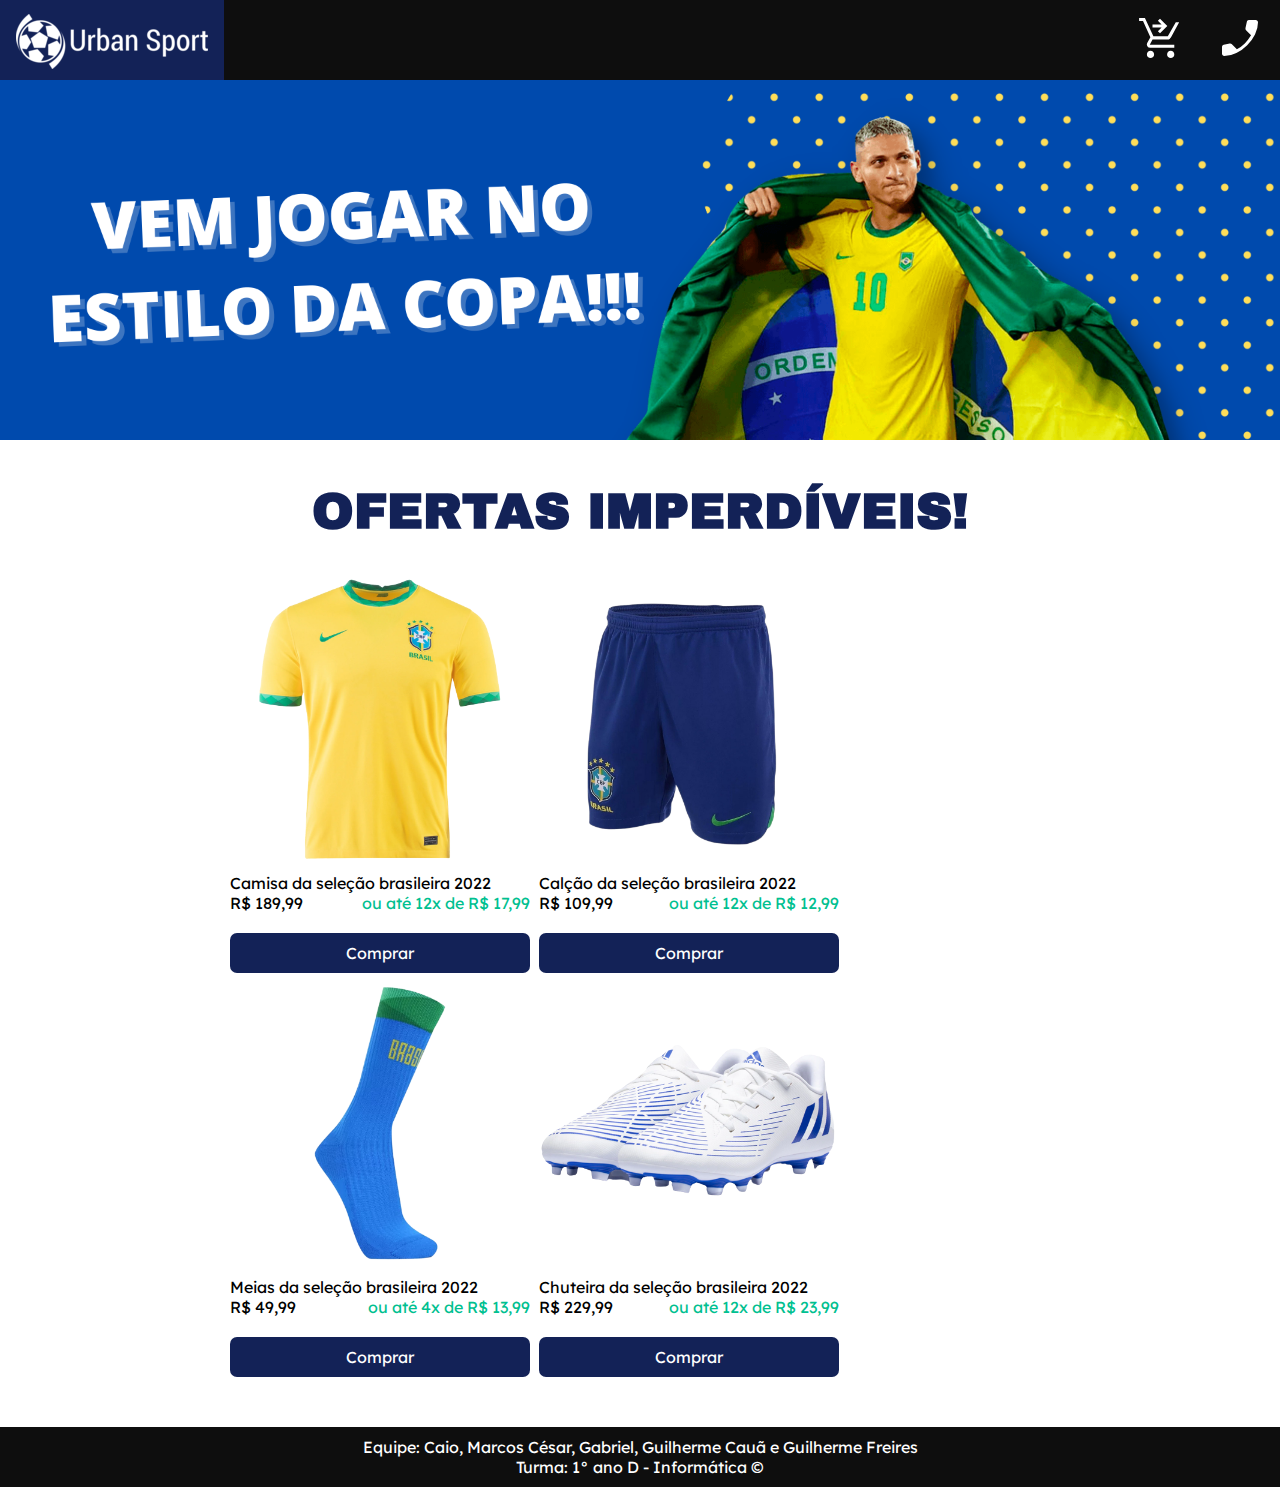
<file: index.html>
<!DOCTYPE html>
<html lang="en">

<head>
    <meta charset="UTF-8">
    <meta http-equiv="X-UA-Compatible" content="IE=edge">
    <meta name="viewport" content="width=device-width, initial-scale=1.0">
    <link rel="stylesheet" href="css/style.css">
    <link rel="icon" href="img/logo-tab.png">
    <title>Urban Sport | Loja de Esportes</title>
</head>

<body>
    <div class="cabecalho">
        <ul>
            <li style="float: left;"><a href="#"><img src="img/logo.png"></a></li>
            <li><a href="contato.html"><img src="img/icons/phone.svg"></a></li>
            <li><a href="carrinho.html"><img src="img/icons/shopping_cart.svg"></a></li>
        </ul>
    </div>

    <div class="corpo-1">
        <a href="#ofertas">
            <img src="img/banners/banner1.png">
        </a>
    </div>

    <div class="corpo-2">
        <h1 id="ofertas">OFERTAS IMPERDÍVEIS!</h1>
        <ul class="lista">
            <li>
                <img src="img/produtos/camisa.png">
                <p>Camisa da seleção brasileira 2022</p>
                <p class="preco">R$ 189,99 <span class="parcela">ou até 12x de R$ 17,99</span></p>
                <a href="carrinho.html" class="compra">Comprar</a>
            </li>
            <li>
                <img src="img/produtos/calção.png">
                <p>Calção da seleção brasileira 2022</p>
                <p class="preco">R$ 109,99 <span class="parcela">ou até 12x de R$ 12,99</span></p>
                <a href="carrinho.html" class="compra">Comprar</a>
            </li>
            <li>
                <img src="img/produtos/meias.png">
                <p>Meias da seleção brasileira 2022</p>
                <p class="preco">R$ 49,99 <span class="parcela">ou até 4x de R$ 13,99</span></p>
                <a href="carrinho.html" class="compra">Comprar</a>
            </li>
            <li>
                <img src="img/produtos/chuteira.png">
                <p>Chuteira da seleção brasileira 2022</p>
                <p class="preco">R$ 229,99 <span class="parcela">ou até 12x de R$ 23,99</span></p>
                <a href="carrinho.html" class="compra">Comprar</a>
            </li>
        </ul>
    </div>

    <div class="rodape">
        <p>Equipe: Caio, Marcos César, Gabriel, Guilherme Cauã e Guilherme Freires</p>
        <p>Turma: 1° ano D - Informática &copy;</p>
    </div>
</body>

</html>
</file>
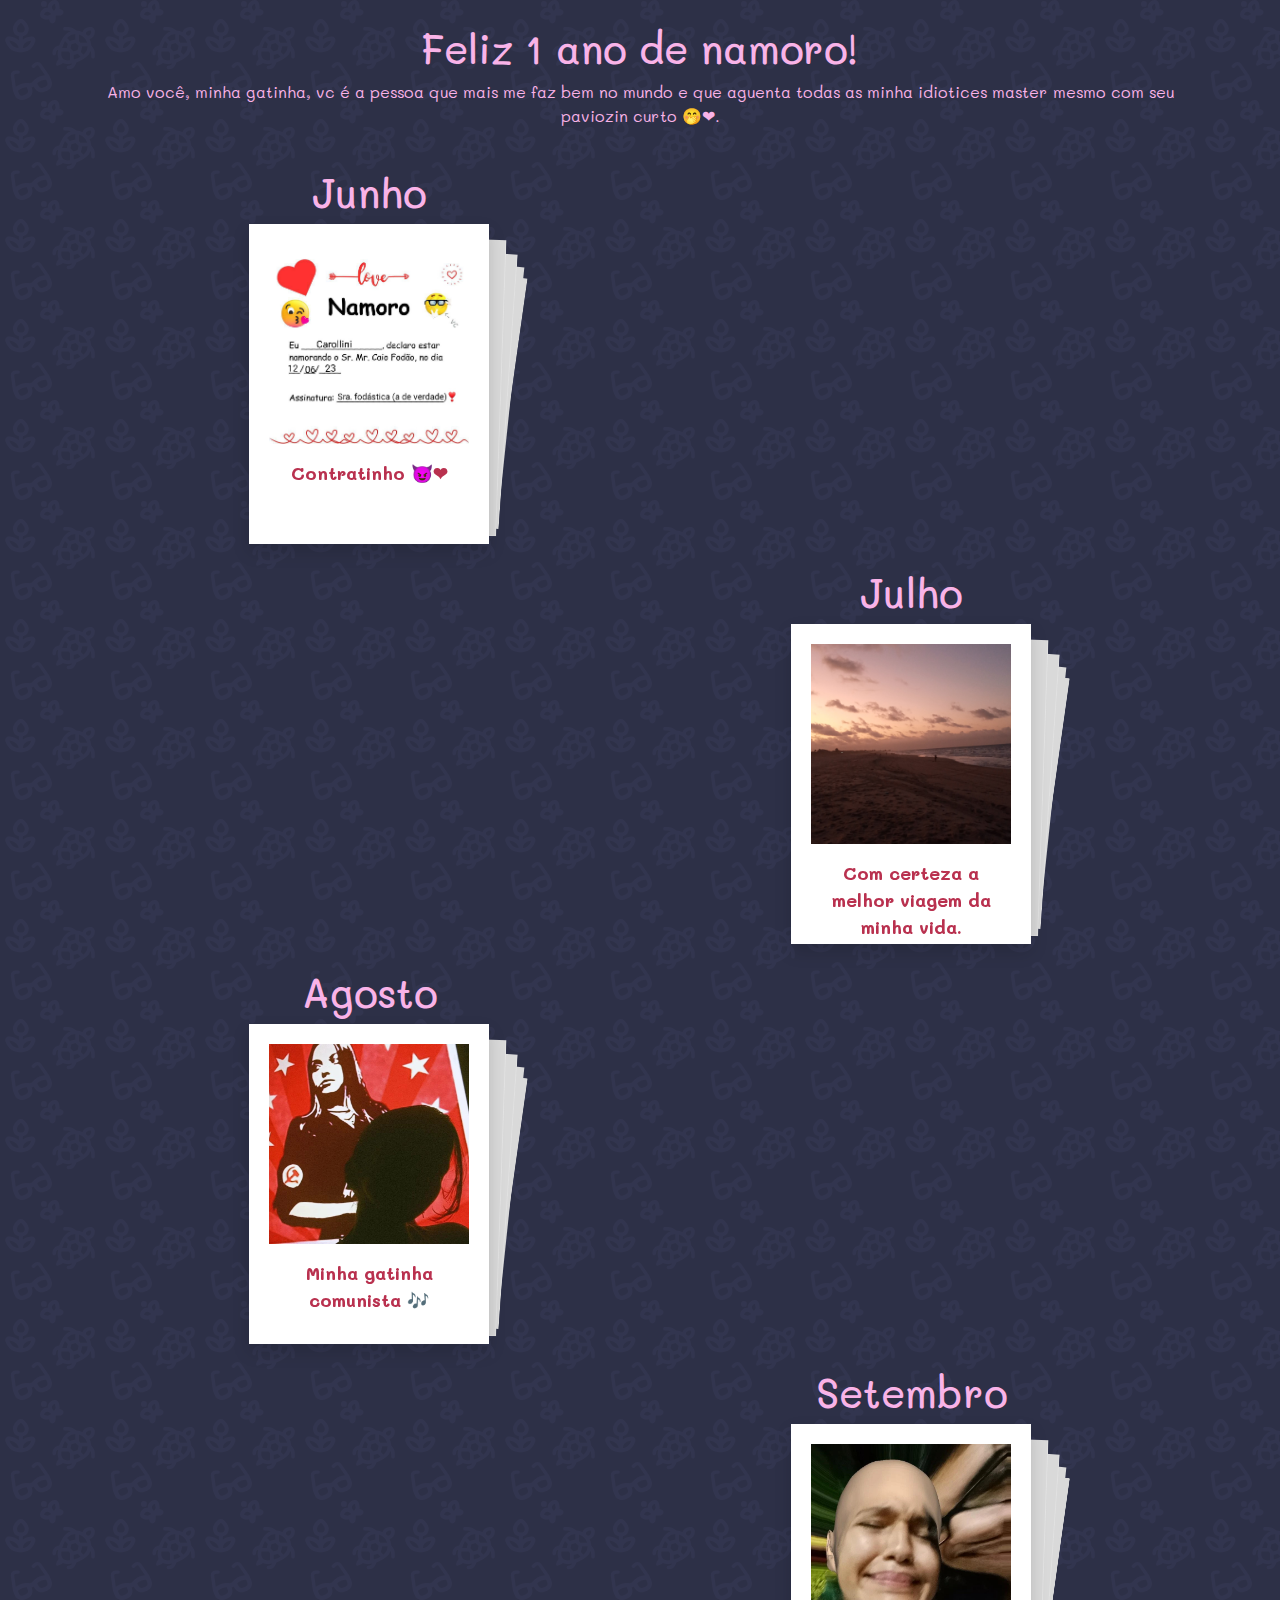
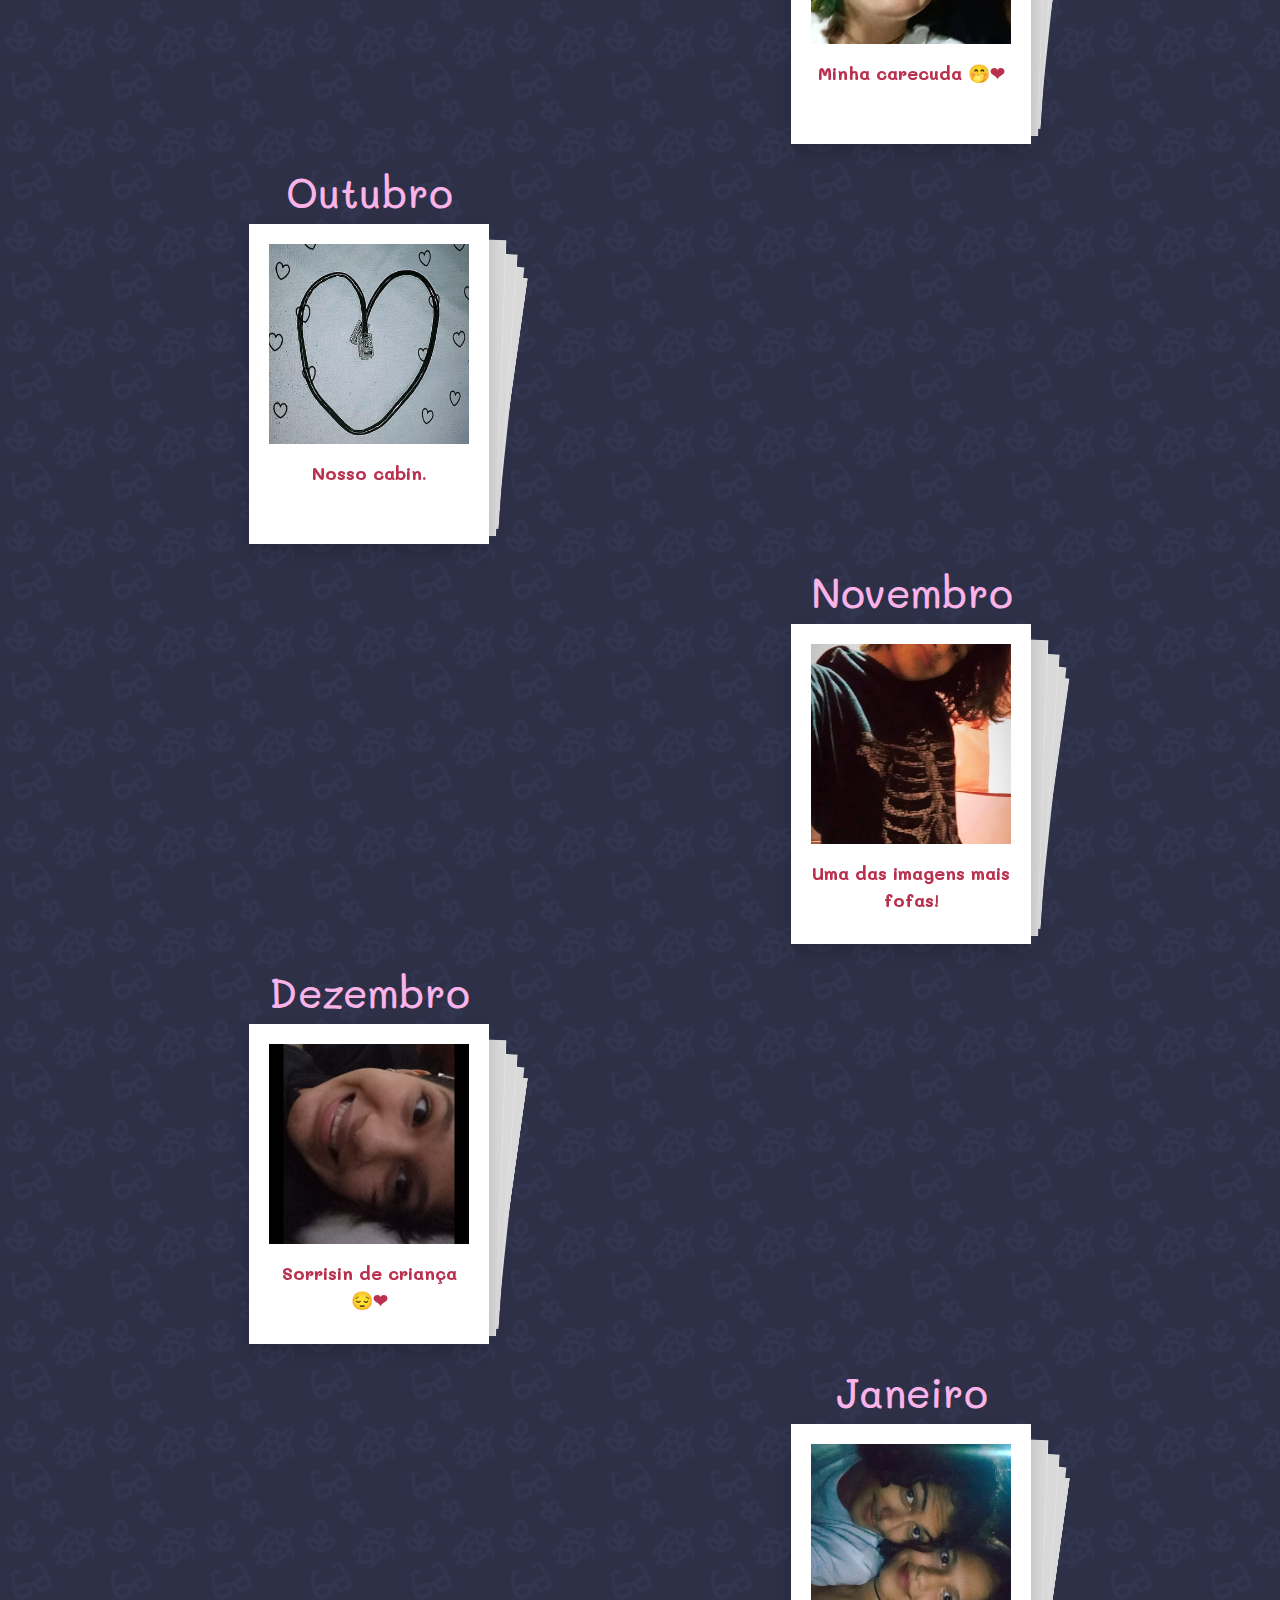
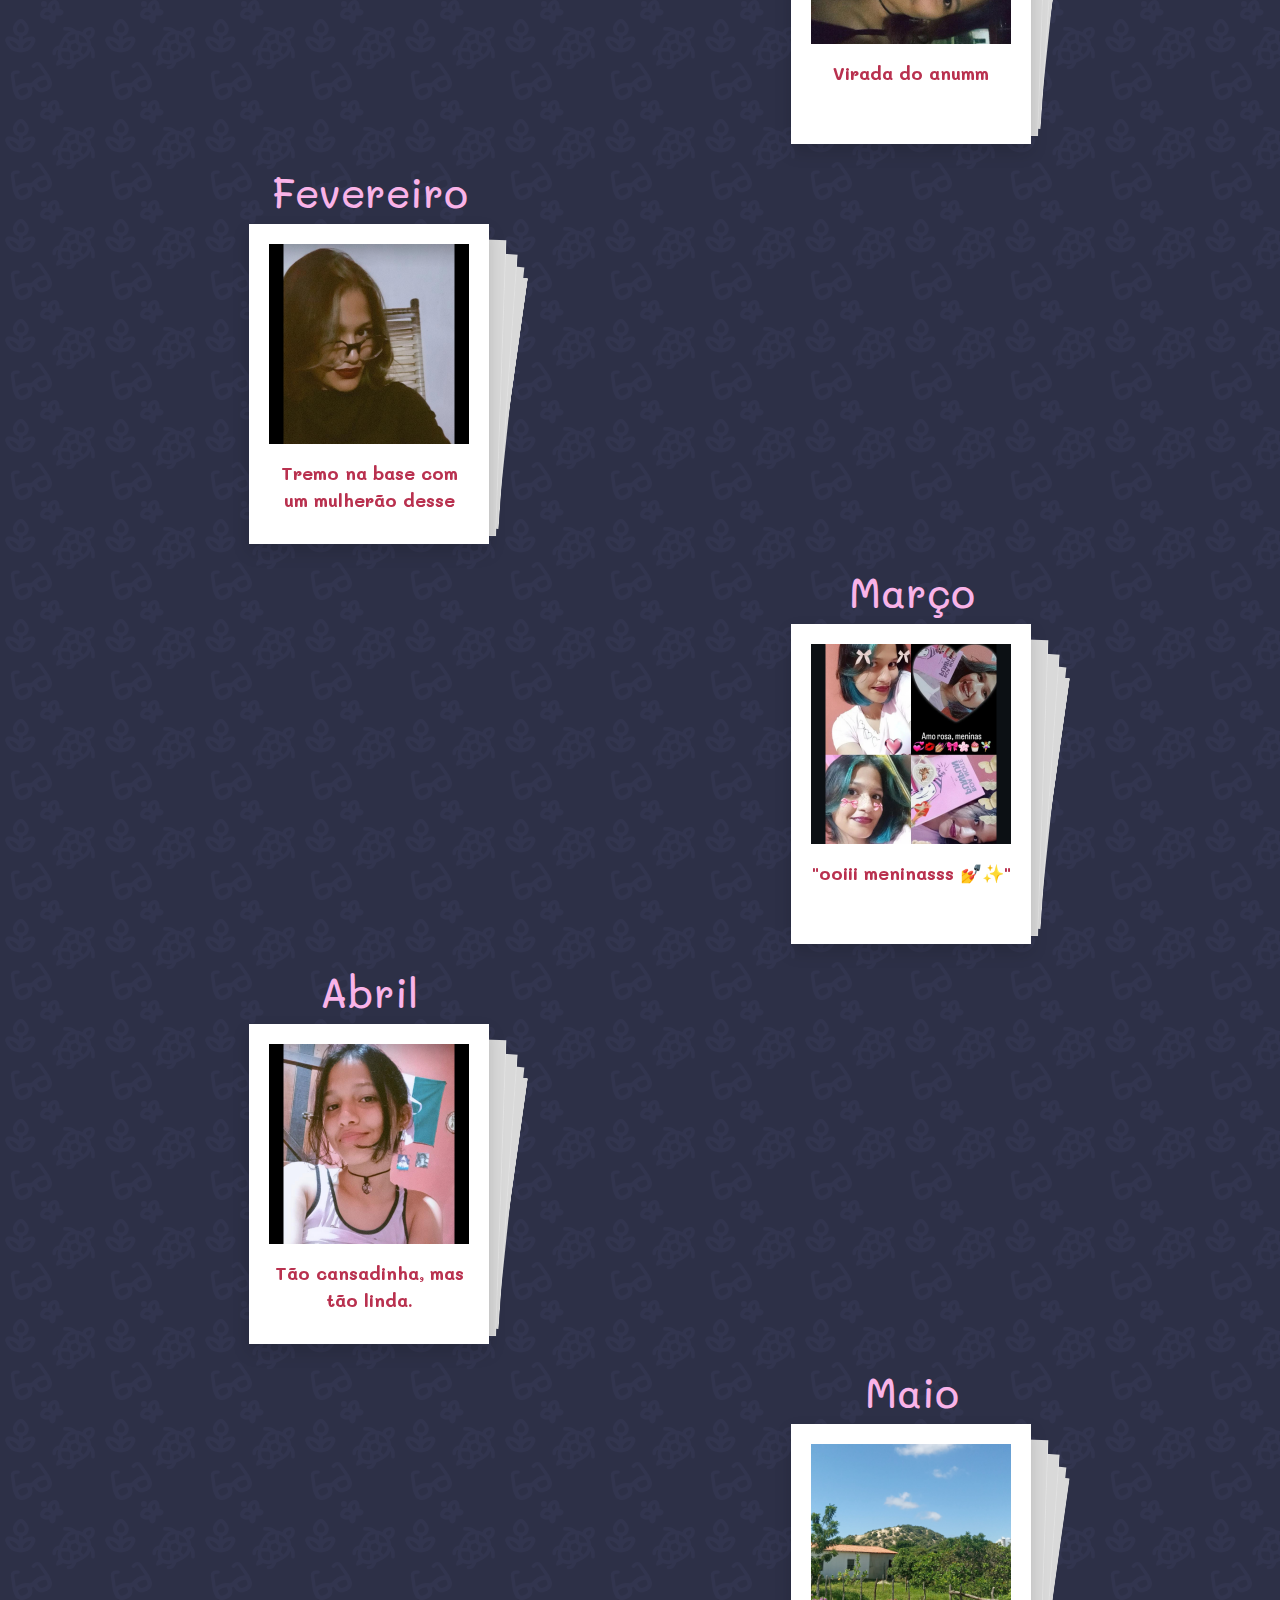
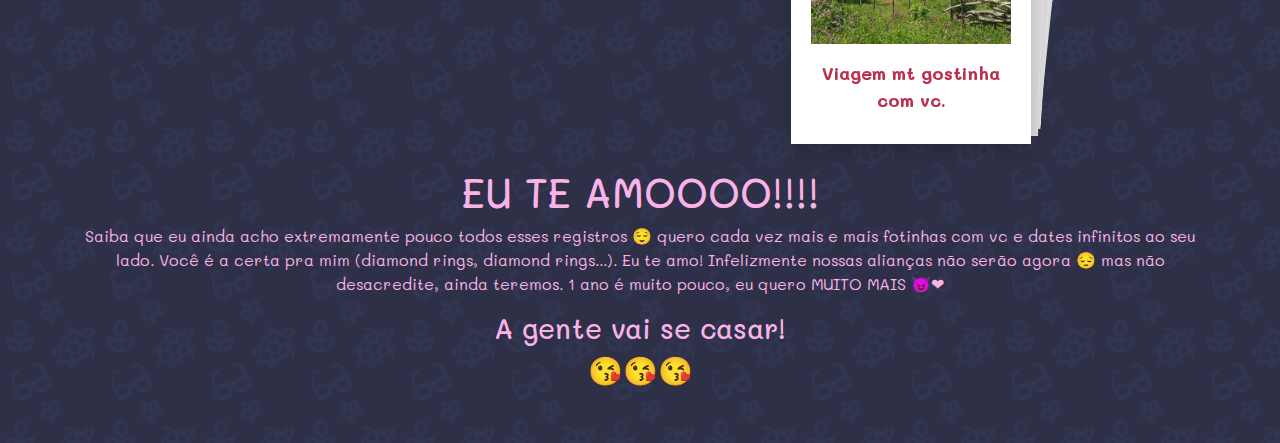
<file: lovi/index.html>
<!doctype html>
<html lang="en">

<head>
    <meta charset="utf-8">
    <meta name="viewport" content="width=device-width, initial-scale=1">
    <title>Amor da minha life</title>
    <link href="https://cdn.jsdelivr.net/npm/bootstrap@5.3.3/dist/css/bootstrap.min.css" rel="stylesheet"
        integrity="sha384-QWTKZyjpPEjISv5WaRU9OFeRpok6YctnYmDr5pNlyT2bRjXh0JMhjY6hW+ALEwIH" crossorigin="anonymous">
    <link rel="stylesheet" href="https://cdn.jsdelivr.net/npm/swiper@11/swiper-bundle.min.css" />
    <link rel="shortcut icon" href="favicon.png" type="image/x-icon">
    <style>
        @import url('https://fonts.googleapis.com/css2?family=Mali:ital,wght@0,200;0,300;0,400;0,500;0,600;0,700;1,200;1,300;1,400;1,500;1,600;1,700&display=swap');

        body {
            color: #F9B3E8;
            background-color: #2D3047;
            font-family: "Mali", cursive;
            font-weight: 400;
            font-style: normal;
            background-image: url('imagens/pattern.svg');
            background-size: 100px 100px;
            /* Tamanho do pattern */
            background-repeat: repeat;
            background-position: 0 0, 50px 50px;
            /* Ajuste a posição para criar espaçamento */
        }


        .swiper {
            width: 240px;
            height: 320px;
        }

        .swiper-slide {
            display: flex;
            /* align-items: center; */
            padding: 20px;
            justify-content: center;
            /* border-radius: 18px; */
            font-size: 18px;
            font-weight: bold;
            color: #B9314F;
            background-color: #fff;
        }

        .swiper-slide img {

            width: 100%;
            /* ou um valor fixo, como 300px */
            height: auto;
            /* ou um valor fixo, como 200px */
            /* object-fit: cover; */
            /* opcional, mas ajuda a manter a proporção da imagem */
        }
    </style>
</head>

<body class="pat">
    <div class="container">
        <div class="row my-4 text-center">
            <h1>Feliz 1 ano de namoro!</h1>
            <p>Amo você, minha gatinha, vc é a pessoa que mais me faz bem no mundo e que aguenta todas as minha
                idiotices master mesmo com seu paviozin curto 🤭❤.</p>
        </div>
    </div>
    <div class="container">
        <div class="row mx-3 my-4">
            <div class="col-md-6 col-12 text-center">
                <h1>Junho</h1>
                <div class="swiper mySwiper">
                    <div class="swiper-wrapper">
                        <div class="swiper-slide shadow">
                            <div><img src="imagens/junho/1.jpg" alt="">
                                <p class="mt-3">Contratinho 😈❤</p>
                            </div>
                        </div>
                        <div class="swiper-slide">
                            <div><img src="imagens/junho/2.jpg" alt="">
                                <p class="mt-3">Primeiro date 🤧</p>
                            </div>
                        </div>
                        <div class="swiper-slide">
                            <div><img src="imagens/junho/3.jpg" alt=""></div>
                        </div>
                        <div class="swiper-slide">
                            <div><img src="imagens/junho/4.jpg" alt=""></div>
                        </div>
                        <div class="swiper-slide">
                            <div><img src="imagens/junho/5.png" alt=""></div>
                        </div>
                    </div>
                </div>
            </div>
            <div class="col-md-6 col-12"></div>
        </div>
    </div>
    <div class="container">
        <div class="row mx-3 my-4">
            <div class="col-md-6 col-12"></div>
            <div class="col-md-6 col-12 text-center">
                <h1>Julho</h1>
                <div class="swiper mySwiper">
                    <div class="swiper-wrapper">
                        <div class="swiper-slide shadow">
                            <div><img src="imagens/julho/5.jpg" alt="">
                                <p class="mt-3">Com certeza a melhor viagem da minha vida.</p>
                            </div>
                        </div>
                        <div class="swiper-slide">
                            <div><img src="imagens/julho/1.jpg" alt=""></div>
                        </div>
                        <div class="swiper-slide">
                            <div><img src="imagens/julho/2.jpg" alt=""></div>
                        </div>
                        <div class="swiper-slide">
                            <div><img src="imagens/julho/3.jpg" alt=""></div>
                        </div>
                        <div class="swiper-slide">
                            <div><img src="imagens/julho/4.jpg" alt=""></div>
                        </div>
                        <div class="swiper-slide">
                            <div><img src="imagens/julho/6.jpg" alt=""></div>
                        </div>
                        <div class="swiper-slide">
                            <div><img src="imagens/julho/7.jpg" alt=""></div>
                        </div>
                    </div>
                </div>
            </div>
        </div>
    </div>
    <div class="container">
        <div class="row mx-3 my-4">
            <div class="col-md-6 col-12 text-center">
                <h1>Agosto</h1>
                <div class="swiper mySwiper">
                    <div class="swiper-wrapper">
                        <div class="swiper-slide shadow">
                            <div><img src="imagens/agosto/2.jpg" alt="">
                                <p class="mt-3">Minha gatinha comunista 🎶</p>
                            </div>
                        </div>
                        <div class="swiper-slide">
                            <div><img src="imagens/agosto/1.jpg" alt=""></div>
                        </div>
                        <div class="swiper-slide">
                            <div><img src="imagens/agosto/3.jpg" alt=""></div>
                        </div>
                        <div class="swiper-slide">
                            <div><img src="imagens/agosto/4.jpg" alt=""></div>
                        </div>
                        <div class="swiper-slide">
                            <div><img src="imagens/agosto/5.jpg" alt=""></div>
                        </div>
                        <div class="swiper-slide">
                            <div><img src="imagens/agosto/6.jpg" alt=""></div>
                        </div>
                    </div>
                </div>
            </div>
            <div class="col-md-6 col-12"></div>
        </div>
    </div>
    <div class="container">
        <div class="row mx-3 my-4">
            <div class="col-md-6 col-12"></div>
            <div class="col-md-6 col-12 text-center">
                <h1>Setembro</h1>
                <div class="swiper mySwiper">
                    <div class="swiper-wrapper">
                        <div class="swiper-slide shadow">
                            <div><img src="imagens/setembro/1.jpg" alt="">
                                <p class="mt-3">Minha carecuda 🤭❤</p>
                                </p>
                            </div>
                        </div>
                        <div class="swiper-slide">
                            <div><img src="imagens/setembro/2.jpg" alt=""></div>
                        </div>
                        <div class="swiper-slide">
                            <div><img src="imagens/setembro/3.jpg" alt=""></div>
                        </div>
                        <div class="swiper-slide">
                            <div><img src="imagens/setembro/4.jpg" alt=""></div>
                        </div>
                        <div class="swiper-slide">
                            <div><img src="imagens/setembro/5.jpg" alt=""></div>
                        </div>
                        <div class="swiper-slide">
                            <div><img src="imagens/setembro/6.jpg" alt=""></div>
                        </div>
                        <div class="swiper-slide">
                            <div><img src="imagens/setembro/7.jpg" alt=""></div>
                        </div>
                        <div class="swiper-slide">
                            <div><img src="imagens/setembro/8.jpg" alt="">
                                <p class="mt-3">Pqp, eu amo essa mulher...</p>
                            </div>
                        </div>
                        <div class="swiper-slide">
                            <div><img src="imagens/setembro/9.jpg" alt=""></div>
                        </div>
                        <div class="swiper-slide">
                            <div><img src="imagens/setembro/10.jpg" alt=""></div>
                        </div>
                    </div>
                </div>
            </div>
        </div>
    </div>
    <div class="container">
        <div class="row mx-3 my-4">
            <div class="col-md-6 col-12 text-center">
                <h1>Outubro</h1>
                <div class="swiper mySwiper">
                    <div class="swiper-wrapper">
                        <div class="swiper-slide shadow">
                            <div><img src="imagens/outubro/2.jpg" alt="">
                                <p class="mt-3">Nosso cabin.</p>
                            </div>
                        </div>
                        <div class="swiper-slide">
                            <div><img src="imagens/outubro/1.jpg" alt=""></div>
                        </div>
                        <div class="swiper-slide">
                            <div><img src="imagens/outubro/3.jpg" alt=""></div>
                        </div>
                        <div class="swiper-slide">
                            <div><img src="imagens/outubro/4.jpg" alt=""></div>
                        </div>
                        <div class="swiper-slide">
                            <div><img src="imagens/outubro/5.jpg" alt="">
                                <p class="mt-3">Os únicos anéis que pudemos ter por enquanto 😔</p>
                            </div>
                        </div>
                        <div class="swiper-slide">
                            <div><img src="imagens/outubro/6.png" alt="">
                                <p class="mt-3">Eu acho essa mensagem muito linda.</p>
                            </div>
                        </div>
                        <div class="swiper-slide">
                            <div><img src="imagens/outubro/7.jpg" alt=""></div>
                        </div>
                        <div class="swiper-slide">
                            <div><img src="imagens/outubro/8.jpg" alt=""></div>
                        </div>
                        <div class="swiper-slide">
                            <div><img src="imagens/outubro/9.jpg" alt=""></div>
                        </div>
                        <div class="swiper-slide">
                            <div><img src="imagens/outubro/10.jpg" alt=""></div>
                        </div>
                    </div>
                </div>
            </div>
        </div>
        <div class="col-md-6 col-12"></div>
    </div>
    <div class="container">
        <div class="row mx-3 my-4">
            <div class="col-md-6 col-12"></div>
            <div class="col-md-6 col-12 text-center">
                <h1>Novembro</h1>
                <div class="swiper mySwiper">
                    <div class="swiper-wrapper">
                        <div class="swiper-slide shadow">
                            <div><img src="imagens/novembro/1.jpg" alt="">
                                <p class="mt-3">Uma das imagens mais fofas!</p>
                            </div>
                        </div>
                        <div class="swiper-slide">
                            <div><img src="imagens/novembro/2.jpg" alt=""></div>
                        </div>
                        <div class="swiper-slide">
                            <div><img src="imagens/novembro/3.jpg" alt=""></div>
                        </div>
                        <div class="swiper-slide">
                            <div><img src="imagens/novembro/4.jpg" alt=""></div>
                        </div>
                        <div class="swiper-slide">
                            <div><img src="imagens/novembro/5.jpg" alt=""></div>
                        </div>
                    </div>
                </div>
            </div>
        </div>
    </div>
    <div class="container">
        <div class="row mx-3 my-4">
            <div class="col-md-6 col-12 text-center">
                <h1>Dezembro</h1>
                <div class="swiper mySwiper">
                    <div class="swiper-wrapper">
                        <div class="swiper-slide shadow">
                            <div><img src="imagens/dezembro/7.png" alt="">
                                <p class="mt-3">Sorrisin de criança 😔❤</p>
                            </div>
                        </div>
                        <div class="swiper-slide">
                            <div><img src="imagens/dezembro/1.png" alt=""></div>
                        </div>
                        <div class="swiper-slide">
                            <div><img src="imagens/dezembro/2.png" alt=""></div>
                        </div>
                        <div class="swiper-slide">
                            <div><img src="imagens/dezembro/3.png" alt=""></div>
                        </div>
                        <div class="swiper-slide">
                            <div><img src="imagens/dezembro/4.png" alt=""></div>
                        </div>
                        <div class="swiper-slide">
                            <div><img src="imagens/dezembro/5.png" alt=""></div>
                        </div>
                        <div class="swiper-slide">
                            <div><img src="imagens/dezembro/6.png" alt=""></div>
                        </div>
                        <div class="swiper-slide">
                            <div><img src="imagens/dezembro/8.png" alt=""></div>
                        </div>
                        <div class="swiper-slide">
                            <div><img src="imagens/dezembro/9.jpg" alt=""></div>
                        </div>
                        <div class="swiper-slide">
                            <div><img src="imagens/dezembro/10.jpg" alt=""></div>
                        </div>
                        <div class="swiper-slide">
                            <div><img src="imagens/dezembro/11.jpg" alt=""></div>
                        </div>
                        <div class="swiper-slide">
                            <div><img src="imagens/dezembro/12.jpg" alt=""></div>
                        </div>
                        <div class="swiper-slide">
                            <div><img src="imagens/dezembro/13.jpg" alt=""></div>
                        </div>
                        <div class="swiper-slide">
                            <div><img src="imagens/dezembro/14.png" alt=""></div>
                        </div>
                        <div class="swiper-slide">
                            <div><img src="imagens/dezembro/15.png" alt=""></div>
                        </div>
                        <div class="swiper-slide">
                            <div><img src="imagens/dezembro/16.png" alt="">
                                <p class="mt-3">Amo seu rosto nessa KKKKKK</p>
                            </div>
                        </div>
                        <div class="swiper-slide">
                            <div><img src="imagens/dezembro/17.jpg" alt=""></div>
                        </div>
                    </div>
                </div>
                <div class="col-md-6 col-12"></div>
            </div>
        </div>
    </div>
    <div class="container">
        <div class="row mx-3 my-4">

            <div class="col-md-6 col-12"></div>
            <div class="col-md-6 col-12 text-center">
                <h1>Janeiro</h1>
                <div class="swiper mySwiper">
                    <div class="swiper-wrapper shadow">
                        <div class="swiper-slide">
                            <div><img src="imagens/janeiro/1.jpg" alt="">
                                <p class="mt-3">Virada do anumm</p>
                            </div>
                        </div>
                        <div class="swiper-slide">
                            <div><img src="imagens/janeiro/2.jpg" alt=""></div>
                        </div>
                        <div class="swiper-slide">
                            <div><img src="imagens/janeiro/3.png" alt=""></div>
                        </div>
                        <div class="swiper-slide">
                            <div><img src="imagens/janeiro/4.png" alt=""></div>
                        </div>
                        <div class="swiper-slide">
                            <div><img src="imagens/janeiro/5.png" alt=""></div>
                        </div>
                        <div class="swiper-slide">
                            <div><img src="imagens/janeiro/6.png" alt=""></div>
                        </div>
                        <div class="swiper-slide">
                            <div><img src="imagens/janeiro/7.jpg" alt=""></div>
                        </div>
                        <div class="swiper-slide">
                            <div><img src="imagens/janeiro/8.jpg" alt=""></div>
                        </div>
                        <div class="swiper-slide">
                            <div><img src="imagens/janeiro/9.jpg" alt=""></div>
                        </div>
                        <div class="swiper-slide">
                            <div><img src="imagens/janeiro/10.jpg" alt=""></div>
                        </div>
                        <div class="swiper-slide">
                            <div><img src="imagens/janeiro/11.jpg" alt=""></div>
                        </div>
                        <div class="swiper-slide">
                            <div><img src="imagens/janeiro/12.png" alt=""></div>
                        </div>
                        <div class="swiper-slide">
                            <div><img src="imagens/janeiro/13.jpg" alt=""></div>
                        </div>
                        <div class="swiper-slide">
                            <div><img src="imagens/janeiro/14.jpg" alt=""></div>
                        </div>
                        <div class="swiper-slide">
                            <div><img src="imagens/janeiro/15.jpg" alt=""></div>
                        </div>
                    </div>
                </div>
            </div>
        </div>
    </div>
    </div>
    <div class="container">
        <div class="row mx-3 my-4">
            <div class="col-md-6 col-12 text-center">
                <h1>Fevereiro</h1>
                <div class="swiper mySwiper">
                    <div class="swiper-wrapper">
                        <div class="swiper-slide shadow">
                            <div><img src="imagens/fevereiro/8.png" alt="">
                                <p class="mt-3">Tremo na base com um mulherão desse</p>
                            </div>
                        </div>
                        <div class="swiper-slide">
                            <div><img src="imagens/fevereiro/1.png" alt=""></div>
                        </div>
                        <div class="swiper-slide">
                            <div><img src="imagens/fevereiro/2.png" alt=""></div>
                        </div>
                        <div class="swiper-slide">
                            <div><img src="imagens/fevereiro/3.png" alt=""></div>
                        </div>
                        <div class="swiper-slide">
                            <div><img src="imagens/fevereiro/4.png" alt=""></div>
                        </div>
                        <div class="swiper-slide">
                            <div><img src="imagens/fevereiro/5.png" alt=""></div>
                        </div>
                        <div class="swiper-slide">
                            <div><img src="imagens/fevereiro/6.png" alt=""></div>
                        </div>
                        <div class="swiper-slide">
                            <div><img src="imagens/fevereiro/7.png" alt=""></div>
                        </div>
                        <div class="swiper-slide">
                            <div><img src="imagens/fevereiro/9.png" alt=""></div>
                        </div>
                        <div class="swiper-slide">
                            <div><img src="imagens/fevereiro/10.jpg" alt="">
                                <p class="mt-3">😡</p>
                            </div>
                        </div>
                        <div class="swiper-slide">
                            <div><img src="imagens/fevereiro/11.png" alt=""></div>
                        </div>
                        <div class="swiper-slide">
                            <div><img src="imagens/fevereiro/12.jpg" alt=""></div>
                        </div>
                        <div class="swiper-slide">
                            <div><img src="imagens/fevereiro/13.png" alt="">
                                <p class="mt-3">Esse dia foi bad 😔</p>
                            </div>
                        </div>
                        <div class="swiper-slide">
                            <div><img src="imagens/fevereiro/14.png" alt=""></div>
                        </div>
                        <div class="swiper-slide">
                            <div><img src="imagens/fevereiro/15.jpg" alt=""></div>
                        </div>
                        <div class="swiper-slide">
                            <div><img src="imagens/fevereiro/16.png" alt="">
                                <p class="mt-3">Amei o hair azulll.</p>
                            </div>
                        </div>
                        <div class="swiper-slide">
                            <div><img src="imagens/fevereiro/17.jpg" alt=""></div>
                        </div>
                        <div class="swiper-slide">
                            <div><img src="imagens/fevereiro/18.jpg" alt=""></div>
                        </div>
                    </div>
                </div>
            </div>
            <div class="col-md-6 col-12"></div>
        </div>
    </div>
    <div class="container">
        <div class="row mx-3 my-4">
            <div class="col-md-6 col-12"></div>
            <div class="col-md-6 col-12 text-center">
                <h1>Março</h1>
                <div class="swiper mySwiper">
                    <div class="swiper-wrapper">
                        <div class="swiper-slide shadow">
                            <div><img src="imagens/março/3.png" alt="">
                                <p class="mt-3">"ooiii meninasss 💅✨"</p>
                            </div>
                        </div>
                        <div class="swiper-slide">
                            <div><img src="imagens/março/1.jpg" alt=""></div>
                        </div>
                        <div class="swiper-slide">
                            <div><img src="imagens/março/2.jpg" alt=""></div>
                        </div>
                        <div class="swiper-slide">
                            <div><img src="imagens/março/4.jpg" alt=""></div>
                        </div>
                        <div class="swiper-slide">
                            <div><img src="imagens/março/5.jpg" alt=""></div>
                        </div>
                        <div class="swiper-slide">
                            <div><img src="imagens/março/6.jpg" alt=""></div>
                        </div>
                        <div class="swiper-slide">
                            <div><img src="imagens/março/7.jpg" alt=""></div>
                        </div>
                        <div class="swiper-slide">
                            <div><img src="imagens/março/8.jpg" alt=""></div>
                        </div>
                        <div class="swiper-slide">
                            <div><img src="imagens/março/9.jpg" alt=""></div>
                        </div>
                        <div class="swiper-slide">
                            <div><img src="imagens/março/10.jpg" alt=""></div>
                        </div>
                        <div class="swiper-slide">
                            <div><img src="imagens/março/11.jpg" alt=""></div>
                        </div>
                        <div class="swiper-slide">
                            <div><img src="imagens/março/12.jpg" alt="">
                                <p class="mt-3">Beijocas 😈❤</p>
                            </div>
                        </div>
                        <div class="swiper-slide">
                            <div><img src="imagens/março/13.png" alt=""></div>
                        </div>
                        <div class="swiper-slide">
                            <div><img src="imagens/março/14.png" alt="">
                                <p class="mt-3">MUITO FOFA, PQP!</p>
                            </div>
                        </div>
                        <div class="swiper-slide">
                            <div><img src="imagens/março/15.png" alt=""></div>
                        </div>
                    </div>
                </div>
            </div>
        </div>
    </div>
    <div class="container">
        <div class="row mx-3 my-4">
            <div class="col-md-6 col-12 text-center">
                <h1>Abril</h1>
                <div class="swiper mySwiper">
                    <div class="swiper-wrapper">
                        <div class="swiper-slide shadow">
                            <div><img src="imagens/abril/3.png" alt="">
                                <p class="mt-3">Tão cansadinha, mas tão linda.</p>
                            </div>
                        </div>
                        <div class="swiper-slide">
                            <div><img src="imagens/abril/1.jpg" alt=""></div>
                        </div>
                        <div class="swiper-slide">
                            <div><img src="imagens/abril/2.png" alt=""></div>
                        </div>
                        <div class="swiper-slide">
                            <div><img src="imagens/abril/4.png" alt=""></div>
                        </div>
                        <div class="swiper-slide">
                            <div><img src="imagens/abril/5.png" alt=""></div>
                        </div>
                        <div class="swiper-slide">
                            <div><img src="imagens/abril/6.jpg" alt=""></div>
                        </div>
                        <div class="swiper-slide">
                            <div><img src="imagens/abril/7.jpg" alt=""></div>
                        </div>
                        <div class="swiper-slide">
                            <div><img src="imagens/abril/8.jpg" alt=""></div>
                        </div>
                        <div class="swiper-slide">
                            <div><img src="imagens/abril/9.jpg" alt=""></div>
                        </div>
                        <div class="swiper-slide">
                            <div><img src="imagens/abril/10.jpg" alt=""></div>
                        </div>
                        <div class="swiper-slide">
                            <div><img src="imagens/abril/11.jpg" alt=""></div>
                        </div>
                        <div class="swiper-slide">
                            <div><img src="imagens/abril/12.jpg" alt="">
                                <p class="mt-3">"Consegui mais um beijin 😈"</p>
                            </div>
                        </div>
                        <div class="swiper-slide">
                            <div><img src="imagens/abril/13.png" alt=""></div>
                        </div>
                    </div>
                </div>
            </div>
            <div class="col-md-6 col-12"></div>
        </div>
    </div>
    <div class="container">
        <div class="row mx-3 my-4">
            <div class="col-md-6 col-12"></div>
            <div class="col-md-6 col-12 text-center">
                <h1>Maio</h1>
                <div class="swiper mySwiper">
                    <div class="swiper-wrapper">
                        <div class="swiper-slide shadow">
                            <div><img src="imagens/maio/1.jpg" alt="">
                                <p class="mt-3">Viagem mt gostinha com vc.</p>
                            </div>
                        </div>
                        <div class="swiper-slide">
                            <div><img src="imagens/maio/2.jpg" alt=""></div>
                        </div>
                        <div class="swiper-slide">
                            <div><img src="imagens/maio/3.jpg" alt=""></div>
                        </div>
                        <div class="swiper-slide">
                            <div><img src="imagens/maio/4.jpg" alt=""></div>
                        </div>
                        <div class="swiper-slide">
                            <div><img src="imagens/maio/5.jpeg" alt=""></div>
                        </div>
                        <div class="swiper-slide">
                            <div><img src="imagens/maio/6.jpg" alt=""></div>
                        </div>
                    </div>
                </div>
            </div>
        </div>
    </div>

    <div class="container">
        <div class="row my-4 mb-5">
            <div class="col-12 text-center">
                <h1>EU TE AMOOOO!!!!</h1>
                <p>Saiba que eu ainda acho extremamente pouco todos esses registros 😌 quero cada vez mais e mais
                    fotinhas com vc e dates infinitos ao seu lado. Você é a certa pra mim (diamond rings, diamond
                    rings...). Eu te amo! Infelizmente nossas alianças não serão agora 😔 mas não desacredite, ainda
                    teremos. 1 ano é muito pouco, eu quero MUITO MAIS 😈❤</p>
                <h3>A gente vai se casar!</h3>
                <h3>😘😘😘</h3>
            </div>
        </div>
    </div>


    <script src="https://cdn.jsdelivr.net/npm/bootstrap@5.3.3/dist/js/bootstrap.bundle.min.js"
        integrity="sha384-YvpcrYf0tY3lHB60NNkmXc5s9fDVZLESaAA55NDzOxhy9GkcIdslK1eN7N6jIeHz"
        crossorigin="anonymous"></script>
    <!-- Swiper JS -->
    <script src="https://cdn.jsdelivr.net/npm/swiper@11/swiper-bundle.min.js"></script>

    <!-- Initialize Swiper -->
    <script>
        var swiper = new Swiper(".mySwiper", {
            effect: "cards",
            grabCursor: true
        });
    </script>
</body>

</html>
</file>
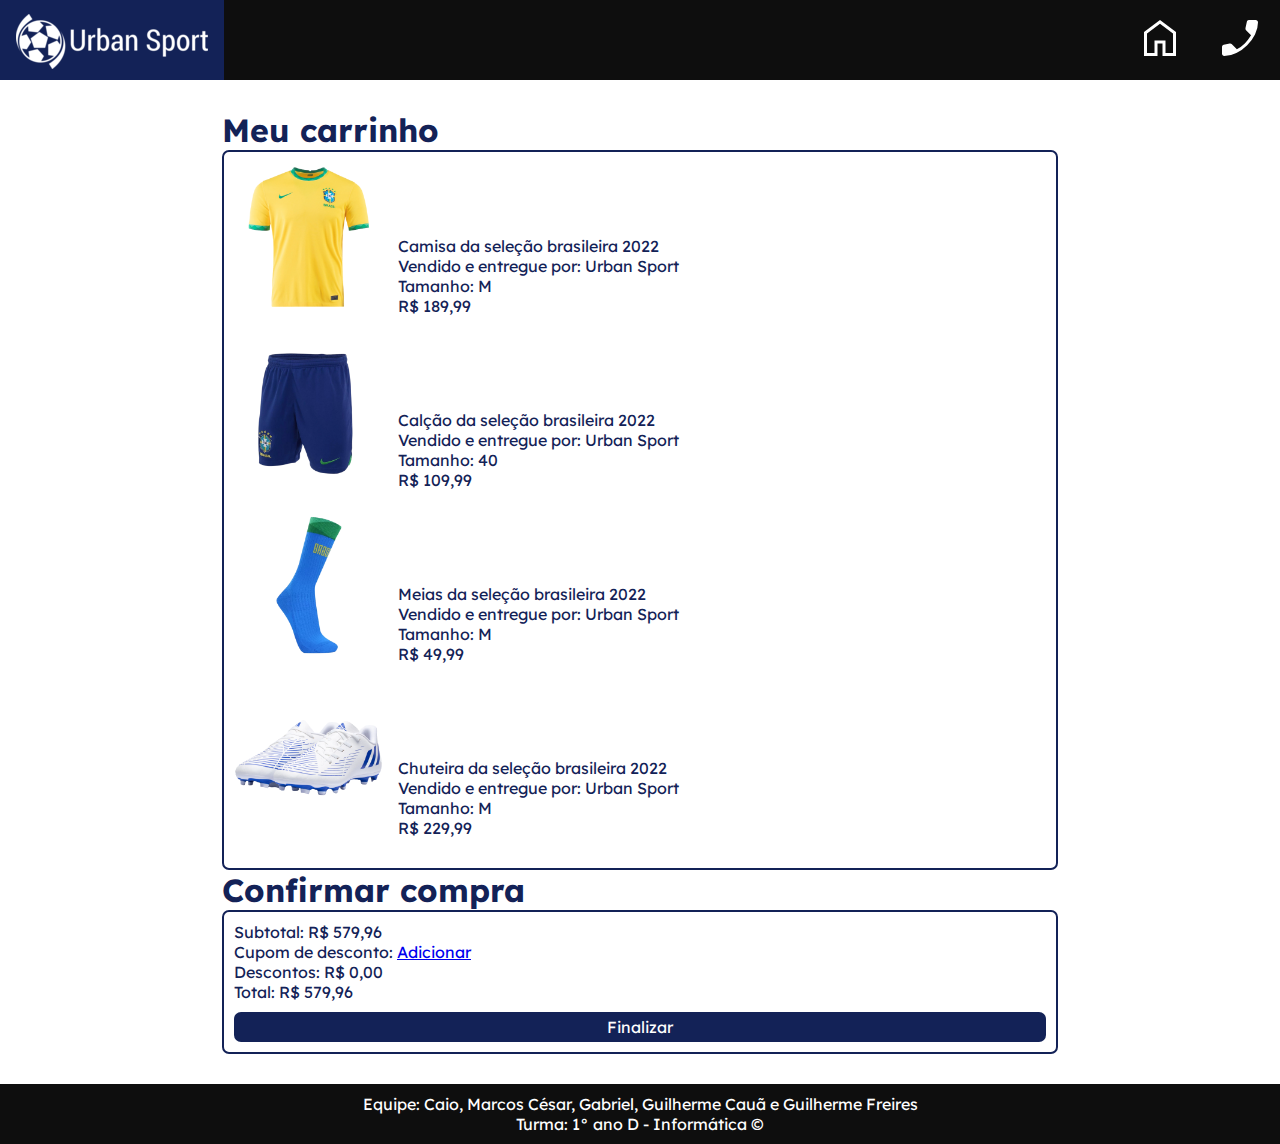
<file: carrinho.html>
<!DOCTYPE html>
<html lang="en">

<head>
    <meta charset="UTF-8">
    <meta http-equiv="X-UA-Compatible" content="IE=edge">
    <meta name="viewport" content="width=device-width, initial-scale=1.0">
    <link rel="stylesheet" href="css/style.css">
    <link rel="icon" href="img/logo-tab.png">
    <title>Urban Sport | Loja de Esportes</title>
</head>

<body>
    <div class="cabecalho">
        <ul>
            <li style="float: left;"><a href="#"><img src="img/logo.png"></a></li>
            <li><a href="contato.html"><img src="img/icons/phone.svg"></a></li>
            <li><a href="index.html"><img src="img/icons/home.svg"></a></li>
        </ul>
    </div>

    <div class="carrinho">
        <div class="meu-carrinho">
            <h1>Meu carrinho</h1>
            <ul class="lista-de-compras">
                <li>
                    <img src="img/produtos/camisa.png">
                    <ul>
                        <li>
                            <p>Camisa da seleção brasileira 2022</p>
                        </li>
                        <li>
                            <p>Vendido e entregue por: Urban Sport</p>
                        </li>
                        <li>
                            <p>Tamanho: M</p>
                        </li>
                        <li>
                            <p>R$ 189,99</p>
                        </li>
                    </ul>
                </li>
                <li>
                    <img src="img/produtos/calção.png">
                    <ul>
                        <li>
                            <p>Calção da seleção brasileira 2022</p>
                        </li>
                        <li>
                            <p>Vendido e entregue por: Urban Sport</p>
                        </li>
                        <li>
                            <p>Tamanho: 40</p>
                        </li>
                        <li>
                            <p>R$ 109,99</p>
                        </li>
                    </ul>
                </li>
                <li>
                    <img src="img/produtos/meias.png">
                    <ul>
                        <li>
                            <p>Meias da seleção brasileira 2022</p>
                        </li>
                        <li>
                            <p>Vendido e entregue por: Urban Sport</p>
                        </li>
                        <li>
                            <p>Tamanho: M</p>
                        </li>
                        <li>
                            <p>R$ 49,99</p>
                        </li>
                    </ul>
                </li>
                <li>
                    <img src="img/produtos/chuteira.png">
                    <ul>
                        <li>
                            <p>Chuteira da seleção brasileira 2022</p>
                        </li>
                        <li>
                            <p>Vendido e entregue por: Urban Sport</p>
                        </li>
                        <li>
                            <p>Tamanho: M</p>
                        </li>
                        <li>
                            <p>R$ 229,99</p>
                        </li>
                    </ul>
                </li>
            </ul>

            <h1>Confirmar compra</h1>
            <ul class="confirmar-compra">
                <li>
                    Subtotal: R$ 579,96
                </li>
                <li>
                    Cupom de desconto: <a href="#">Adicionar</a>
                </li>
                <li>
                    Descontos: R$ 0,00
                </li>
                <li>
                    Total: R$ 579,96
                </li>
                <li>
                    <a class="finalizar" href="#">Finalizar</a>
                </li>
            </ul>
        </div>
    </div>

    <div class="rodape">
        <p>Equipe: Caio, Marcos César, Gabriel, Guilherme Cauã e Guilherme Freires</p>
        <p>Turma: 1° ano D - Informática &copy;</p>
    </div>
</body>

</html>
</file>
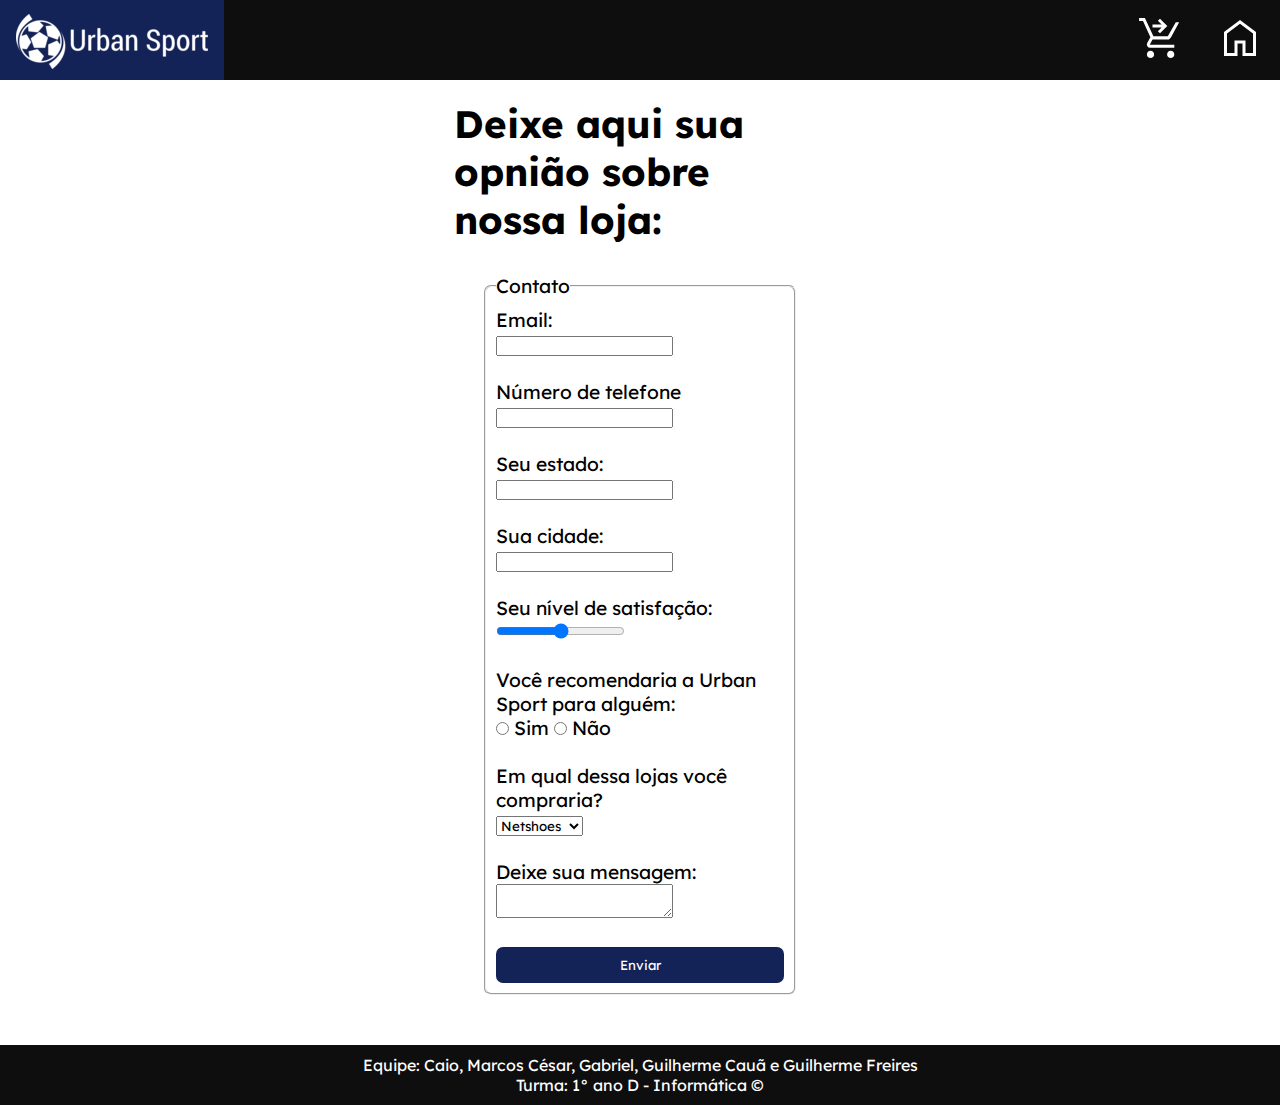
<file: contato.html>
<!DOCTYPE html>
<html lang="en">

<head>
    <meta charset="UTF-8">
    <meta http-equiv="X-UA-Compatible" content="IE=edge">
    <meta name="viewport" content="width=device-width, initial-scale=1.0">
    <link rel="stylesheet" href="css/style.css">
    <link rel="icon" href="img/logo-tab.png">
    <title>Urban Sport | Loja de Esportes</title>
</head>

<body>
    <div class="cabecalho">
        <ul>
            <li style="float: left;"><a href="#"><img src="img/logo.png"></a></li>
            <li><a href="index.html"><img src="img/icons/home.svg"></a></li>
            <li><a href="carrinho.html"><img src="img/icons/shopping_cart.svg"></a></li>
        </ul>
    </div>

    <!-- Ler os requisitos! Mínimo de 8 campos! -->
    <div class="corpo-form">
        <div class="formulario">
            <h1>Deixe aqui sua opnião sobre nossa loja:</h1>
            <form>
                <fieldset>
                    <legend>Contato</legend>
                    <label for="email">Email:</label> <br>
                    <input type="email" name="email" id="email"> <br> <br>
                    
                    <label for="num">Número de telefone</label> <br>
                    <input type="number" name="num" id="num"> <br> <br>
                    
                    <label for="estado">Seu estado:</label> <br>
                    <input type="text" name="estado" id="estado"> <br> <br>
                    
                    <label for="cidade">Sua cidade:</label> <br>
                    <input type="text" name="cidade" id="cidade"> <br> <br>
                    
                    <label for="sat">Seu nível de satisfação: </label> <br>
                    <input type="range" min="1" max="5" name="sat" id="sat"> <br> <br>
                    
                    <label for="recomendaria">Você recomendaria a Urban Sport para alguém:</label> <br>
                    <input type="radio" name="recomendaria" id="recomendaria"> Sim
                    <input type="radio" name="recomendaria" id="recomendaria"> Não
                    
                    <br> <br>
                    
                    <label for="compraria">Em qual dessa lojas você compraria?</label> <br>
                    <select name="compraria" id="compraria">
                        <option value="netshoes">Netshoes</option>
                        <option value="decathlon">Decathlon</option>
                        <option value="centauro">Centauro</option>
                    </select>
                    
                    <br> <br>
                    
                    <label for="msg">Deixe sua mensagem:</label> <br>
                    
                    <textarea name="msg" id="msg"></textarea> <br> <br>
                    
                    <input type="submit" id="enviar" value="Enviar">
                </fieldset>
            </form>
        </div>
    </div>

    <div class="rodape">
        <p>Equipe: Caio, Marcos César, Gabriel, Guilherme Cauã e Guilherme Freires</p>
        <p>Turma: 1° ano D - Informática &copy;</p>
    </div>
</body>

</html>
</file>
<file: css/style.css>
@import url('https://fonts.googleapis.com/css2?family=Archivo+Black&family=Lexend&display=swap');
@import url('https://fonts.googleapis.com/css2?family=Lexend&display=swap');

* {
    margin: 0;
    padding: 0;
    box-sizing: border-box;
    font-family: 'Lexend';
}

html {
    scroll-behavior: smooth;
}

/* Cabeçalho - início */

.cabecalho {
    background-color: #0e0e0e;
    color: #ffffff;
}

.cabecalho ul {
    list-style: none;
    margin: 0;
    padding: 0;
    overflow: hidden;
    
}

.cabecalho ul li {
    display: inline;
    float: right;
}

.cabecalho ul li a:first-child {
    height: 80px;
}

.cabecalho ul li a {
    display: block;
    padding: 14px 16px;
}

.cabecalho ul li a:hover {
    transition: .2s;
    background-color: #132257;
}
/* Cabeçalho - fim */

/* Corpo - início */

/* Corpo 1 */
.corpo-1 a {
    text-align: center;
}

.corpo-1 img {
    width: 100%;
}
/* Corpo 1 */

/* Corpo 2 */
.corpo-2 {
    padding: 40px;
}

.corpo-2 h1 {
    padding-bottom: 20px;
    font-family: 'Archivo Black';
    text-align: center;
    font-size: 50px;
    color: #132257;
}

.lista {
    padding: 10px;
    margin: auto;
    width: 70%;
    list-style: none;
}

.lista li {
    display: inline-block;
    margin: auto;
    padding-right: 5px;
}

.lista li a {
    text-decoration: none;
    display: block;
    background-color: #132257;
    border-radius: 7px;
    color: #ffffff;
    text-align: center;
    padding: 10px;
    margin-top: 20px;
}

.lista li a:hover {
    transition: .2s;
    background-color: #00c090;
    color: #132257;
}

.parcela {
    color: #00c090;
    float: right;
}

.lista li img {
    width: 300px;
}

/* Corpo 2 */
/* Corpo - fim */

/* Rodapé - início */

.rodape {
    position: relative;
    width: 100%;
    display: block;
    background-color: #0e0e0e;
    padding: 10px;
    color: #ffffff;
    bottom: 0;
    text-align: center;
}

/* Rodapé - fim */


/* Carrinho */
.carrinho {
    padding: 30px;
    width: 70%;
    margin: auto;
    color: #132257;
}

.lista-de-compras {
    border: 2px solid #132257;
    border-radius: 7px;
    padding: 10px;
    list-style: none;
}

.lista-de-compras li ul {
    display: inline-block;
    list-style: none;
    padding-left: 10px;
    padding-bottom: 20px;
}

.lista-de-compras li img {
    width: 150px;
}

.confirmar-compra {
    border: 2px solid #132257;
    border-radius: 7px;
    padding: 10px;
    list-style: none;
}

.finalizar {
    display: block;
    text-align: center;
    border-radius: 7px;
    background-color: #132257;
    color: #ffffff;
    margin-top: 10px;
    padding: 5px;
    width: 100%;
    text-decoration: none;
}

.finalizar:hover {
    transition: .2s;
    background-color: #00c090;
    color: #132257;
}

/* Contato */
.corpo-form {
    padding: 20px;
}

.formulario {
    font-size: larger;
    width: 30%;
    margin: auto;
}

fieldset {
    padding: 10px;
    border-radius: 7px;
    margin: 30px;
}

input[type=submit] {
    background-color: #132257;
    color: #ffffff;
    border: none;
    border-radius: 7px;
    padding: 10px;
    width: 100%;
}

input[type=submit]:hover {
    transition: .2s;
    color: #132257;
    background-color: #00c090;   
}
/* 
// Empresa:
d52e2d - vermelho
091d3c - azul escuro
056fc6 - azul claro
e0e0e0 - bege
808a9a - cinza claro
485258 - cinza
0e0e0e - preto

// Copa:
ffffff - branco
fdd111 - amarelo
00c090 - verde
132257 - azul
*/
</file>
